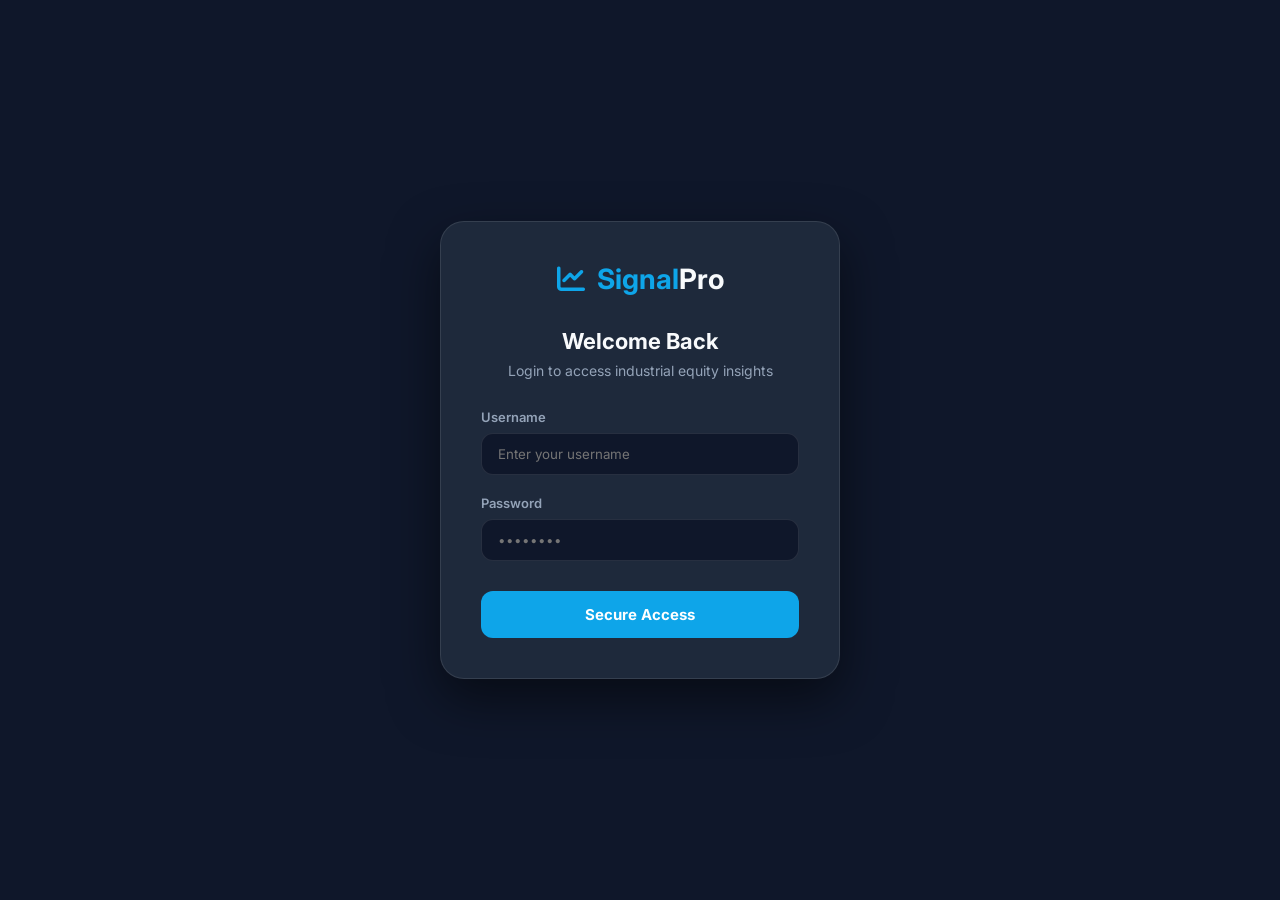
<file: login.html>
<!DOCTYPE html>
<html lang="en">

<head>
    <meta charset="UTF-8">
    <meta name="viewport" content="width=device-width, initial-scale=1.0">
    <title>StockSignal Pro | Authentication</title>
    <link href="https://fonts.googleapis.com/css2?family=Inter:wght@400;600;700&family=Outfit:wght@600;700&display=swap"
        rel="stylesheet">
    <link rel="stylesheet" href="https://cdnjs.cloudflare.com/ajax/libs/font-awesome/6.4.0/css/all.min.css">
    <style>
        :root {
            --bg-dark: #0f172a;
            --sidebar-bg: #1e293b;
            --primary: #0ea5e9;
            --primary-hover: #0284c7;
            --text-main: #f8fafc;
            --text-dim: #94a3b8;
            --danger: #ef4444;
        }

        * {
            margin: 0;
            padding: 0;
            box-sizing: border-box;
            font-family: 'Inter', sans-serif;
        }

        body {
            background-color: var(--bg-dark);
            color: var(--text-main);
            height: 100vh;
            display: flex;
            align-items: center;
            justify-content: center;
            overflow: hidden;
        }

        .login-card {
            background: var(--sidebar-bg);
            padding: 40px;
            border-radius: 24px;
            border: 1px solid rgba(255, 255, 255, 0.1);
            width: 400px;
            box-shadow: 0 20px 50px rgba(0, 0, 0, 0.5);
            text-align: center;
        }

        .logo {
            font-family: 'Outfit', sans-serif;
            font-size: 28px;
            font-weight: 700;
            color: var(--primary);
            margin-bottom: 32px;
            display: flex;
            align-items: center;
            justify-content: center;
            gap: 12px;
        }

        .logo span {
            color: var(--text-main);
        }

        h1 {
            font-size: 22px;
            margin-bottom: 8px;
        }

        p {
            color: var(--text-dim);
            font-size: 14px;
            margin-bottom: 30px;
        }

        .input-group {
            text-align: left;
            margin-bottom: 20px;
        }

        .input-group label {
            display: block;
            font-size: 13px;
            font-weight: 600;
            margin-bottom: 8px;
            color: var(--text-dim);
        }

        .input-group input {
            width: 100%;
            background: #0f172a;
            border: 1px solid rgba(255, 255, 255, 0.1);
            padding: 12px 16px;
            border-radius: 12px;
            color: white;
            outline: none;
            transition: border-color 0.3s;
        }

        .input-group input:focus {
            border-color: var(--primary);
        }

        .btn-login {
            width: 100%;
            background: var(--primary);
            color: white;
            border: none;
            padding: 14px;
            border-radius: 12px;
            font-weight: 700;
            font-size: 15px;
            cursor: pointer;
            transition: all 0.3s;
            margin-top: 10px;
        }

        .btn-login:hover {
            background: var(--primary-hover);
            transform: translateY(-2px);
        }

        .error-msg {
            color: var(--danger);
            font-size: 13px;
            margin-top: 15px;
            display: none;
        }
    </style>
</head>

<body>
    <div class="login-card">
        <div class="logo">
            <i class="fas fa-chart-line"></i>
            <div>Signal<span>Pro</span></div>
        </div>
        <h1>Welcome Back</h1>
        <p>Login to access industrial equity insights</p>

        <form id="login-form">
            <div class="input-group">
                <label>Username</label>
                <input type="text" id="username" placeholder="Enter your username" required>
            </div>
            <div class="input-group">
                <label>Password</label>
                <input type="password" id="password" placeholder="••••••••" required>
            </div>
            <button type="submit" class="btn-login" id="login-btn">Secure Access</button>
            <div id="error-msg" class="error-msg">Invalid username or password. Please try again.</div>
        </form>

    </div>

    <script>
        document.getElementById('login-form').addEventListener('submit', async (e) => {
            e.preventDefault();
            const btn = document.getElementById('login-btn');
            const error = document.getElementById('error-msg');

            btn.innerHTML = '<i class="fas fa-circle-notch fa-spin"></i> Authenticating...';
            btn.disabled = true;
            error.style.display = 'none';

            const user = document.getElementById('username').value;
            const pass = document.getElementById('password').value;

            try {
                const response = await fetch('/api/auth/login', {
                    method: 'POST',
                    headers: { 'Content-Type': 'application/json' },
                    body: JSON.stringify({ username: user, password: pass })
                });
                const result = await response.json();

                if (result.status === 'success') {
                    // Force navigation to the main route with cache-busting
                    window.location.href = "/?v=" + Date.now();
                } else {
                    throw new Error();
                }
            } catch (err) {
                btn.innerHTML = 'Secure Access';
                btn.disabled = false;
                error.style.display = 'block';
            }
        });
    </script>
</body>

</html>
</file>
